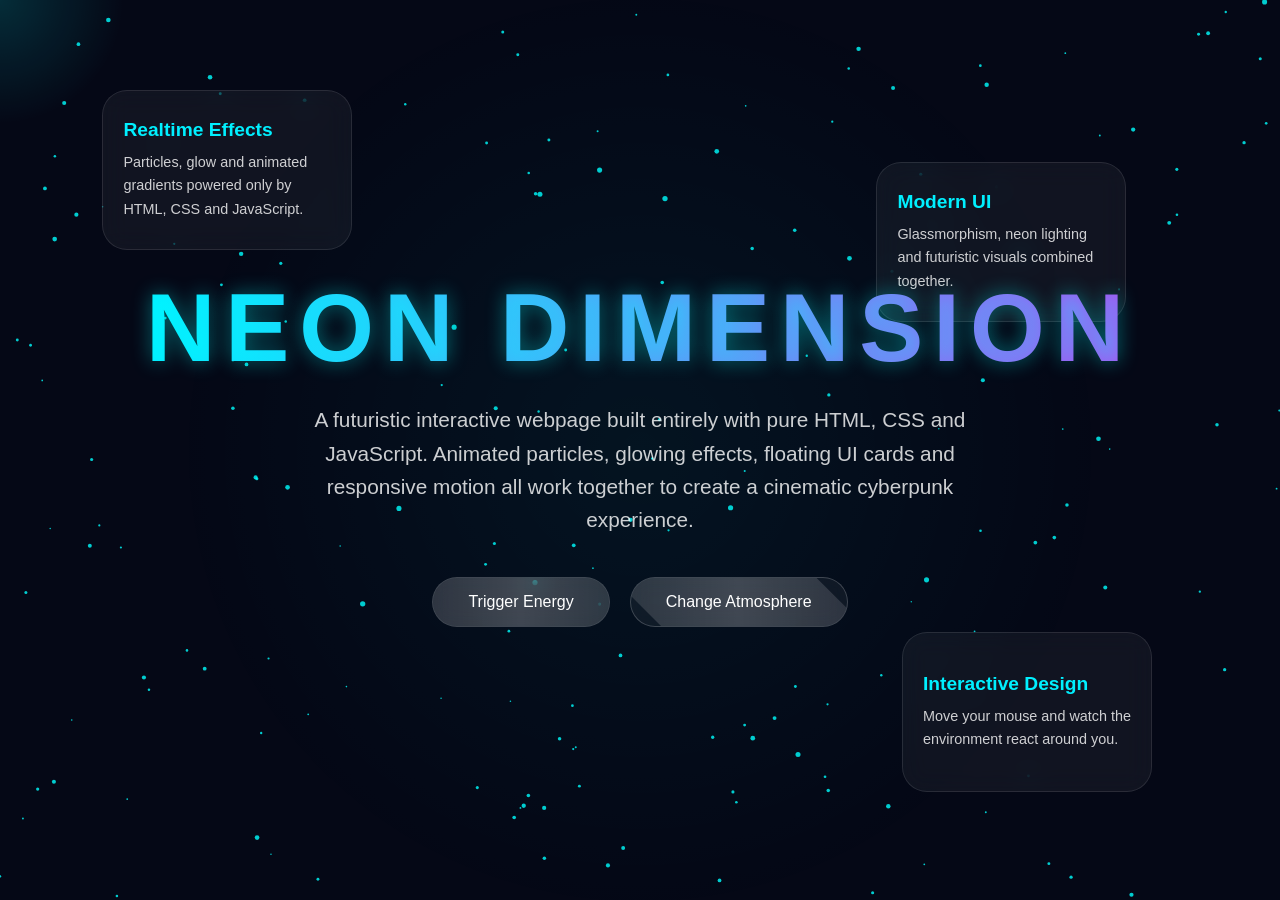
<file: github help/index.html>
<!doctype html>
<html lang="en">
  <head>
    <meta charset="UTF-8" />
    <meta name="viewport" content="width=device-width, initial-scale=1.0" />
    <title>Neon Dimension</title>
    <style>
      * {
        margin: 0;
        padding: 0;
        box-sizing: border-box;
        font-family: Arial, sans-serif;
      }

      body {
        overflow: hidden;
        background: #050816;
        color: white;
        height: 100vh;
      }

      canvas {
        position: fixed;
        top: 0;
        left: 0;
        z-index: -1;
      }

      .overlay {
        position: absolute;
        inset: 0;
        background: radial-gradient(
          circle at center,
          rgba(0, 255, 255, 0.05),
          transparent 60%
        );
        pointer-events: none;
      }

      .container {
        position: relative;
        height: 100vh;
        display: flex;
        flex-direction: column;
        justify-content: center;
        align-items: center;
        text-align: center;
        padding: 20px;
      }

      h1 {
        font-size: 6rem;
        text-transform: uppercase;
        letter-spacing: 10px;
        background: linear-gradient(90deg, #00f0ff, #ff00ea, #00f0ff);
        background-size: 300%;
        -webkit-background-clip: text;
        -webkit-text-fill-color: transparent;
        animation: gradientMove 5s infinite linear;
        text-shadow: 0 0 20px rgba(0, 255, 255, 0.4);
      }

      p {
        margin-top: 20px;
        font-size: 1.3rem;
        max-width: 700px;
        line-height: 1.6;
        color: rgba(255, 255, 255, 0.8);
      }

      .buttons {
        margin-top: 40px;
        display: flex;
        gap: 20px;
        flex-wrap: wrap;
        justify-content: center;
      }

      button {
        padding: 15px 35px;
        border: none;
        border-radius: 50px;
        background: rgba(255, 255, 255, 0.05);
        color: white;
        font-size: 1rem;
        cursor: pointer;
        backdrop-filter: blur(10px);
        border: 1px solid rgba(255, 255, 255, 0.2);
        transition: 0.3s ease;
        position: relative;
        overflow: hidden;
      }

      button::before {
        content: "";
        position: absolute;
        top: -100%;
        left: -100%;
        width: 300%;
        height: 300%;
        background: linear-gradient(
          45deg,
          transparent,
          rgba(255, 255, 255, 0.2),
          transparent
        );
        transform: rotate(45deg);
        transition: 0.5s;
      }

      button:hover::before {
        top: 100%;
        left: 100%;
      }

      button:hover {
        transform: translateY(-5px) scale(1.05);
        box-shadow: 0 0 25px rgba(0, 255, 255, 0.5);
        border-color: #00f0ff;
      }

      .floating-card {
        position: absolute;
        width: 250px;
        height: 160px;
        background: rgba(255, 255, 255, 0.05);
        border: 1px solid rgba(255, 255, 255, 0.1);
        backdrop-filter: blur(12px);
        border-radius: 25px;
        padding: 20px;
        display: flex;
        flex-direction: column;
        justify-content: center;
        gap: 10px;
        animation: float 6s ease-in-out infinite;
      }

      .floating-card h3 {
        color: #00f0ff;
        font-size: 1.2rem;
      }

      .floating-card p {
        font-size: 0.9rem;
        margin: 0;
      }

      .card1 {
        top: 10%;
        left: 8%;
      }

      .card2 {
        bottom: 12%;
        right: 10%;
        animation-delay: 2s;
      }

      .card3 {
        top: 18%;
        right: 12%;
        animation-delay: 4s;
      }

      @keyframes gradientMove {
        0% {
          background-position: 0%;
        }
        100% {
          background-position: 300%;
        }
      }

      @keyframes float {
        0%,
        100% {
          transform: translateY(0px);
        }
        50% {
          transform: translateY(-20px);
        }
      }

      .cursor-glow {
        position: fixed;
        width: 250px;
        height: 250px;
        background: radial-gradient(
          circle,
          rgba(0, 255, 255, 0.15),
          transparent 70%
        );
        border-radius: 50%;
        pointer-events: none;
        transform: translate(-50%, -50%);
        mix-blend-mode: screen;
        z-index: 1;
      }

      @media (max-width: 900px) {
        h1 {
          font-size: 3rem;
        }

        .floating-card {
          display: none;
        }
      }
    </style>
  </head>
  <body>
    <canvas id="stars"></canvas>
    <div class="overlay"></div>
    <div class="cursor-glow" id="glow"></div>

    <div class="floating-card card1">
      <h3>Realtime Effects</h3>
      <p>
        Particles, glow and animated gradients powered only by HTML, CSS and
        JavaScript.
      </p>
    </div>

    <div class="floating-card card2">
      <h3>Interactive Design</h3>
      <p>Move your mouse and watch the environment react around you.</p>
    </div>

    <div class="floating-card card3">
      <h3>Modern UI</h3>
      <p>
        Glassmorphism, neon lighting and futuristic visuals combined together.
      </p>
    </div>

    <div class="container">
      <h1>NEON DIMENSION</h1>
      <p>
        A futuristic interactive webpage built entirely with pure HTML, CSS and
        JavaScript. Animated particles, glowing effects, floating UI cards and
        responsive motion all work together to create a cinematic cyberpunk
        experience.
      </p>

      <div class="buttons">
        <button onclick="explode()">Trigger Energy</button>
        <button onclick="changeTheme()">Change Atmosphere</button>
      </div>
    </div>

    <script>
      const canvas = document.getElementById("stars");
      const ctx = canvas.getContext("2d");

      canvas.width = window.innerWidth;
      canvas.height = window.innerHeight;

      let particles = [];

      class Particle {
        constructor(x, y, size, speedX, speedY, color) {
          this.x = x;
          this.y = y;
          this.size = size;
          this.speedX = speedX;
          this.speedY = speedY;
          this.color = color;
        }

        update() {
          this.x += this.speedX;
          this.y += this.speedY;

          if (this.size > 0.2) {
            this.size -= 0.01;
          }
        }

        draw() {
          ctx.fillStyle = this.color;
          ctx.beginPath();
          ctx.arc(this.x, this.y, this.size, 0, Math.PI * 2);
          ctx.fill();
        }
      }

      function initStars() {
        particles = [];
        for (let i = 0; i < 180; i++) {
          particles.push(
            new Particle(
              Math.random() * canvas.width,
              Math.random() * canvas.height,
              Math.random() * 2 + 1,
              (Math.random() - 0.5) * 0.3,
              (Math.random() - 0.5) * 0.3,
              "rgba(0,255,255,0.8)",
            ),
          );
        }
      }

      function animate() {
        ctx.clearRect(0, 0, canvas.width, canvas.height);

        particles.forEach((particle, index) => {
          particle.update();
          particle.draw();

          if (particle.size <= 0.3) {
            particles.splice(index, 1);
          }
        });

        requestAnimationFrame(animate);
      }

      function explode() {
        for (let i = 0; i < 120; i++) {
          particles.push(
            new Particle(
              canvas.width / 2,
              canvas.height / 2,
              Math.random() * 6 + 2,
              (Math.random() - 0.5) * 8,
              (Math.random() - 0.5) * 8,
              `hsl(${Math.random() * 360},100%,60%)`,
            ),
          );
        }
      }

      let dark = true;

      function changeTheme() {
        if (dark) {
          document.body.style.background = "#12001f";
        } else {
          document.body.style.background = "#050816";
        }
        dark = !dark;
      }

      initStars();
      animate();

      window.addEventListener("resize", () => {
        canvas.width = window.innerWidth;
        canvas.height = window.innerHeight;
        initStars();
      });

      const glow = document.getElementById("glow");

      document.addEventListener("mousemove", (e) => {
        glow.style.left = e.clientX + "px";
        glow.style.top = e.clientY + "px";
      });
    </script>
  </body>
</html>
</file>
